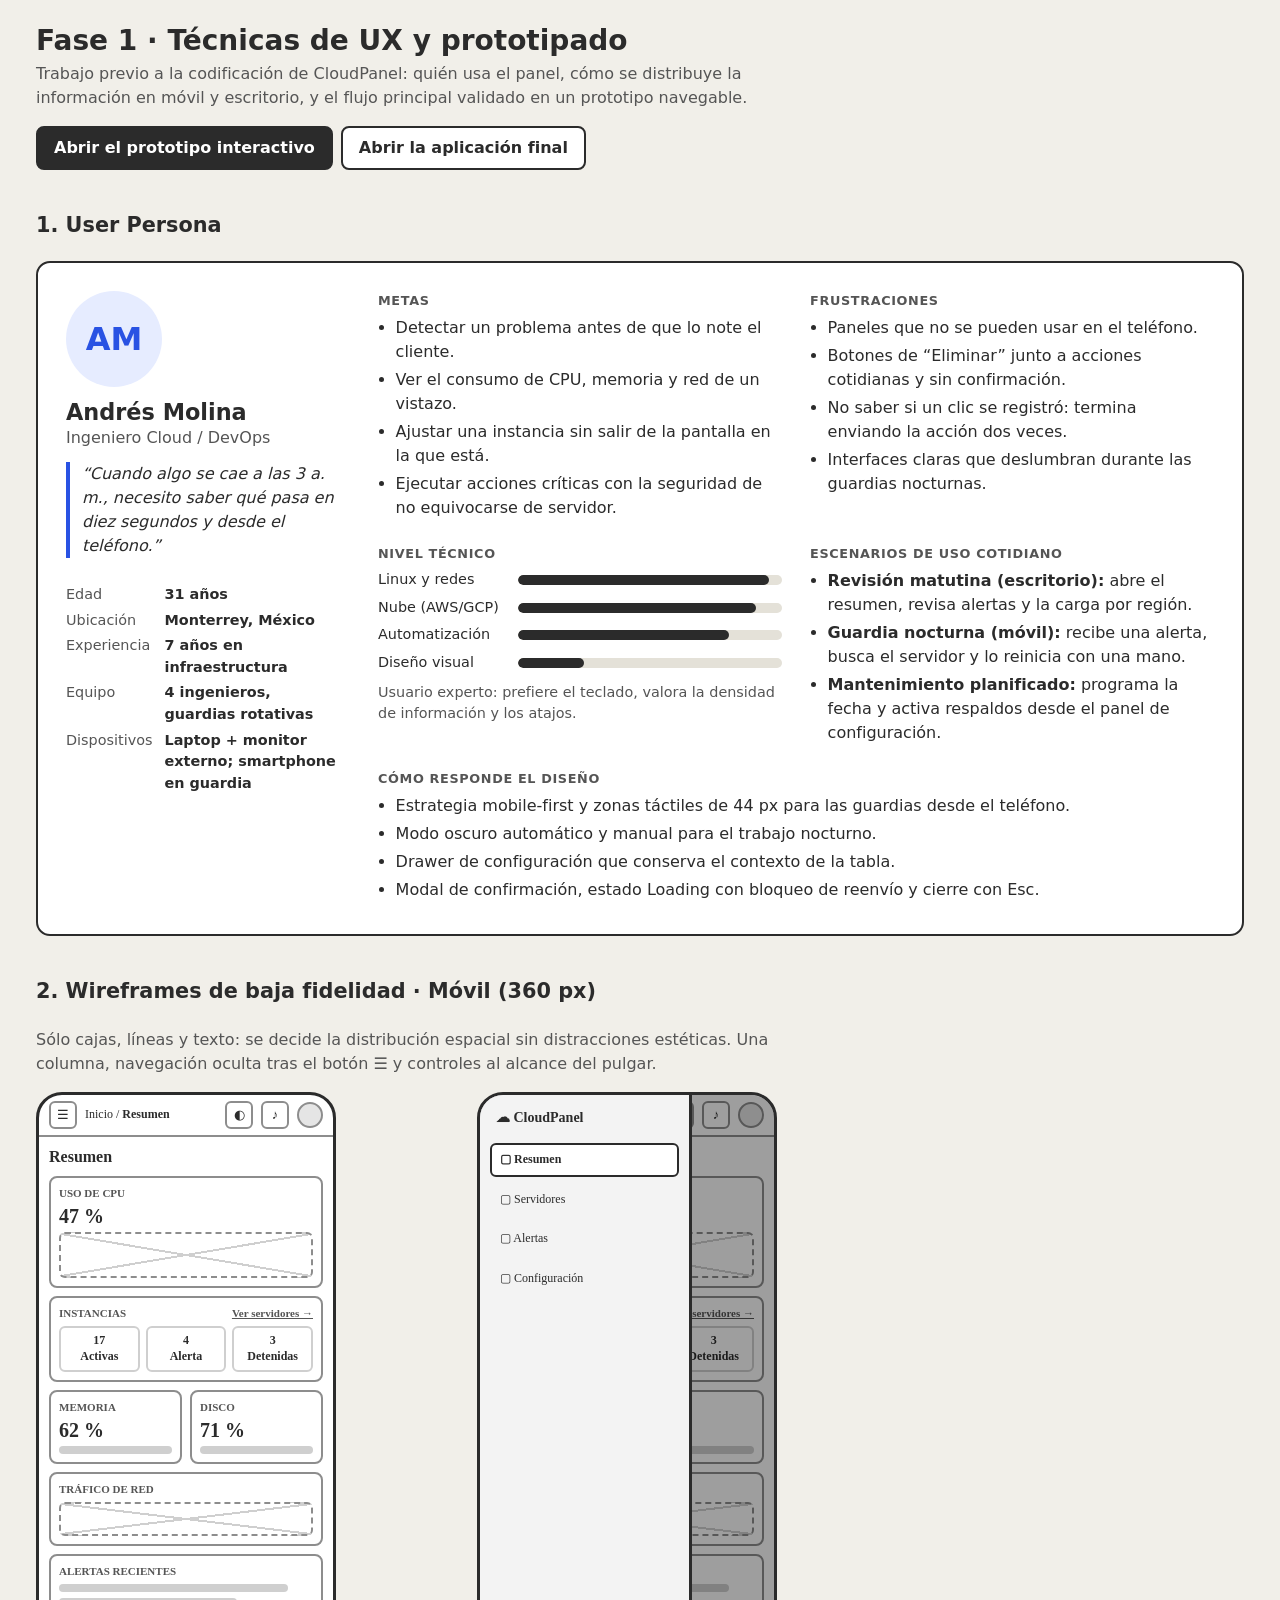
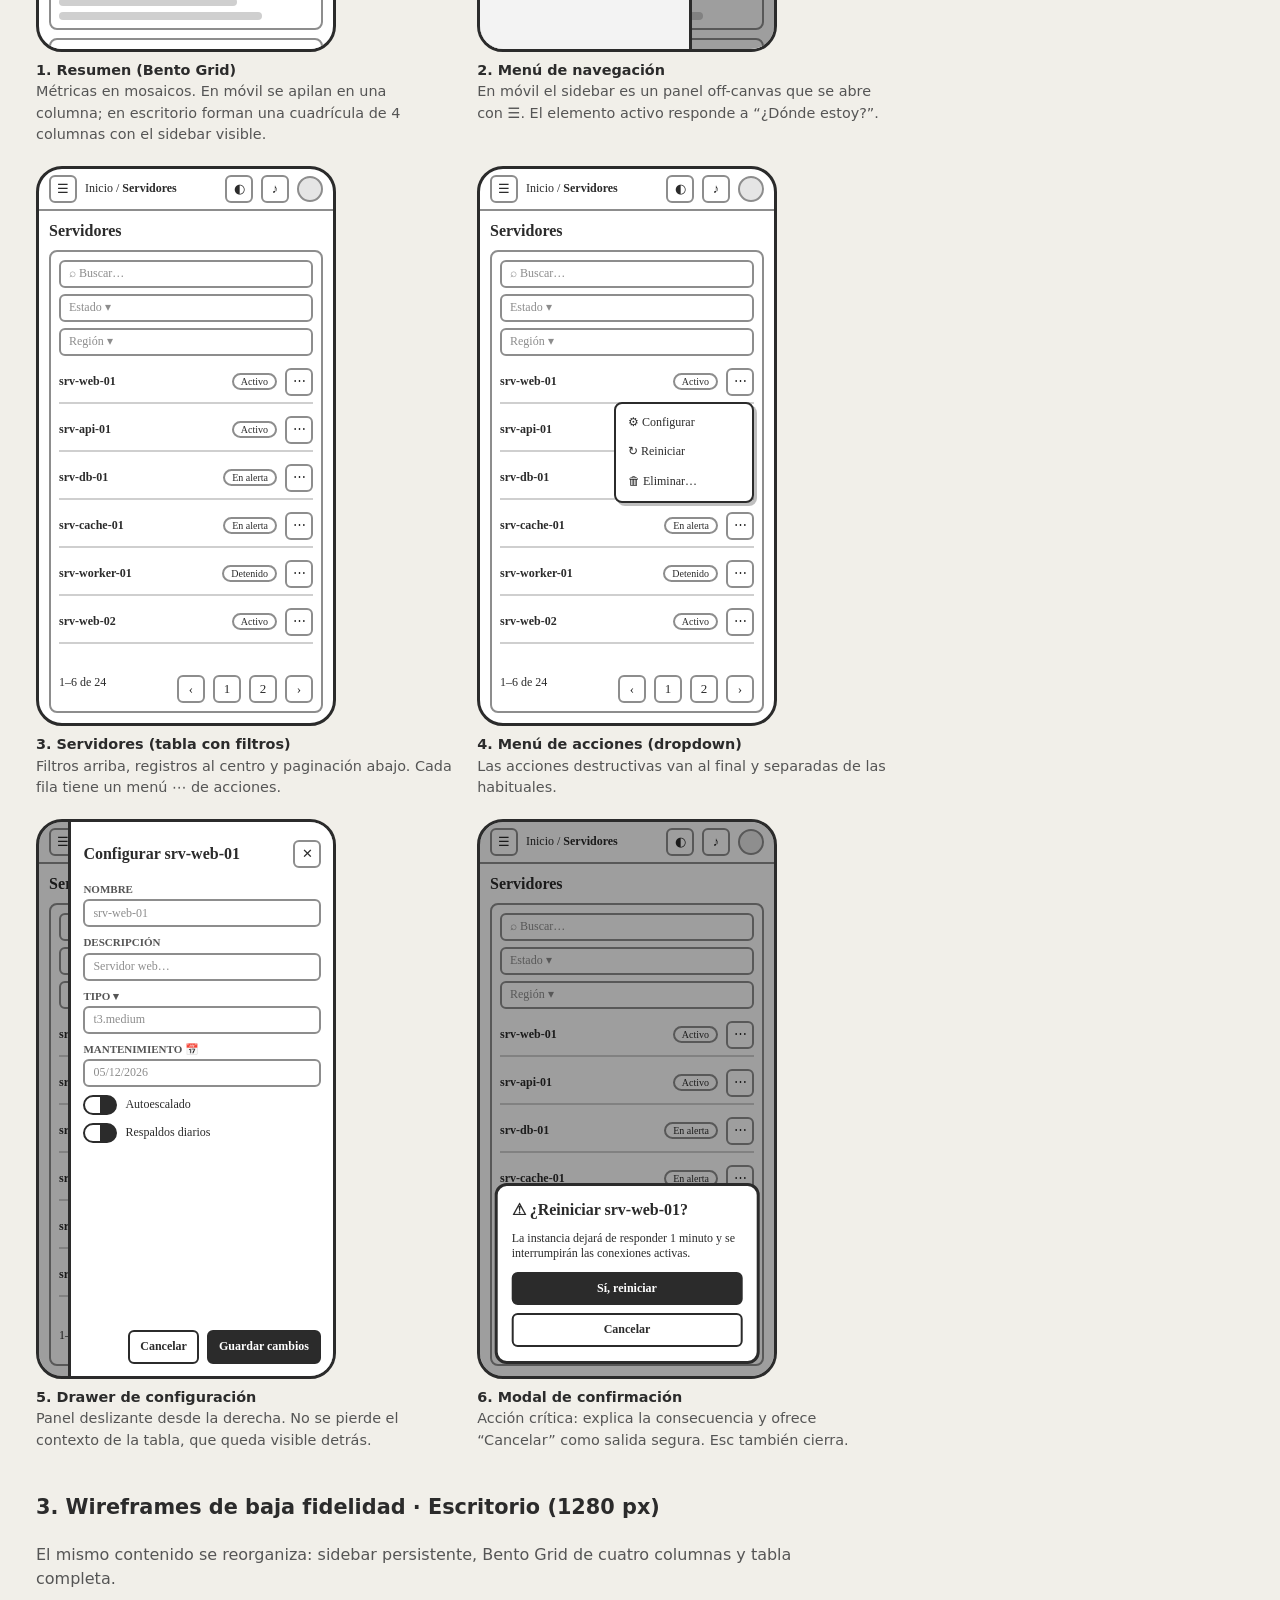
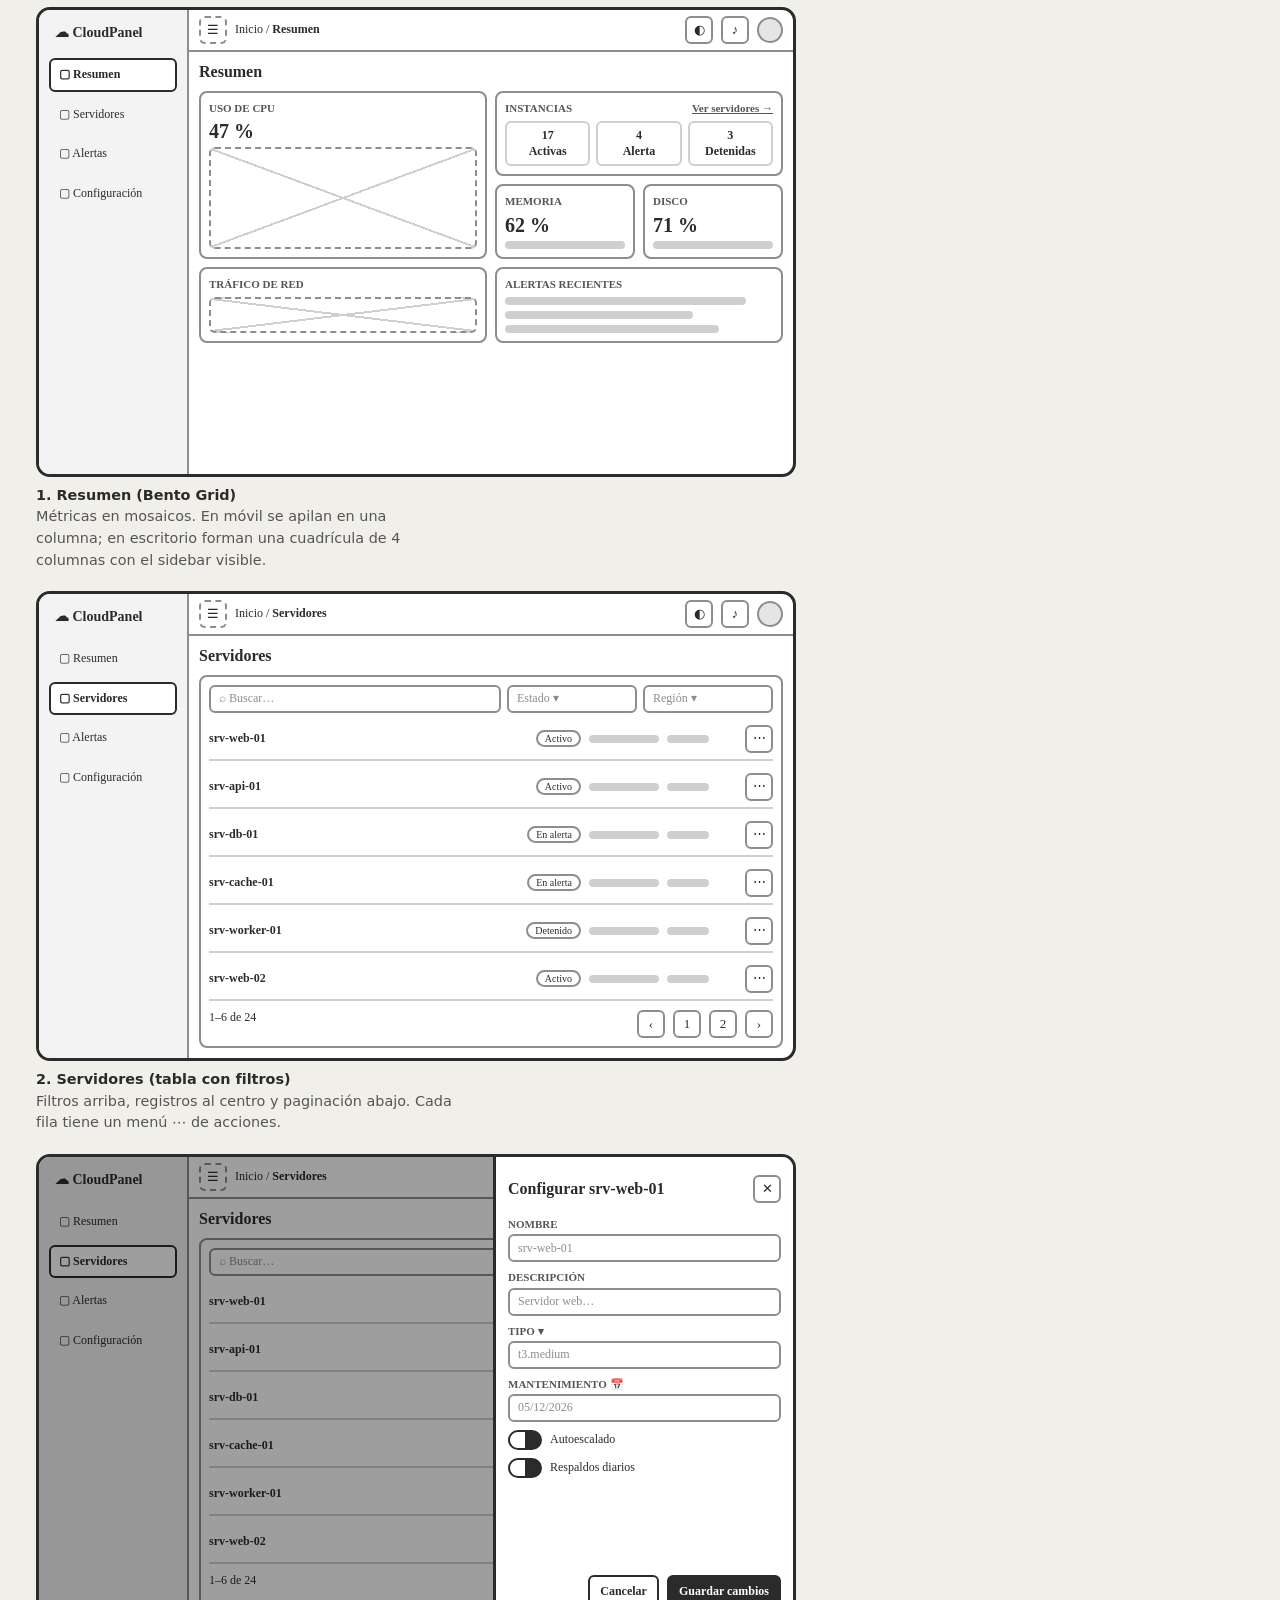
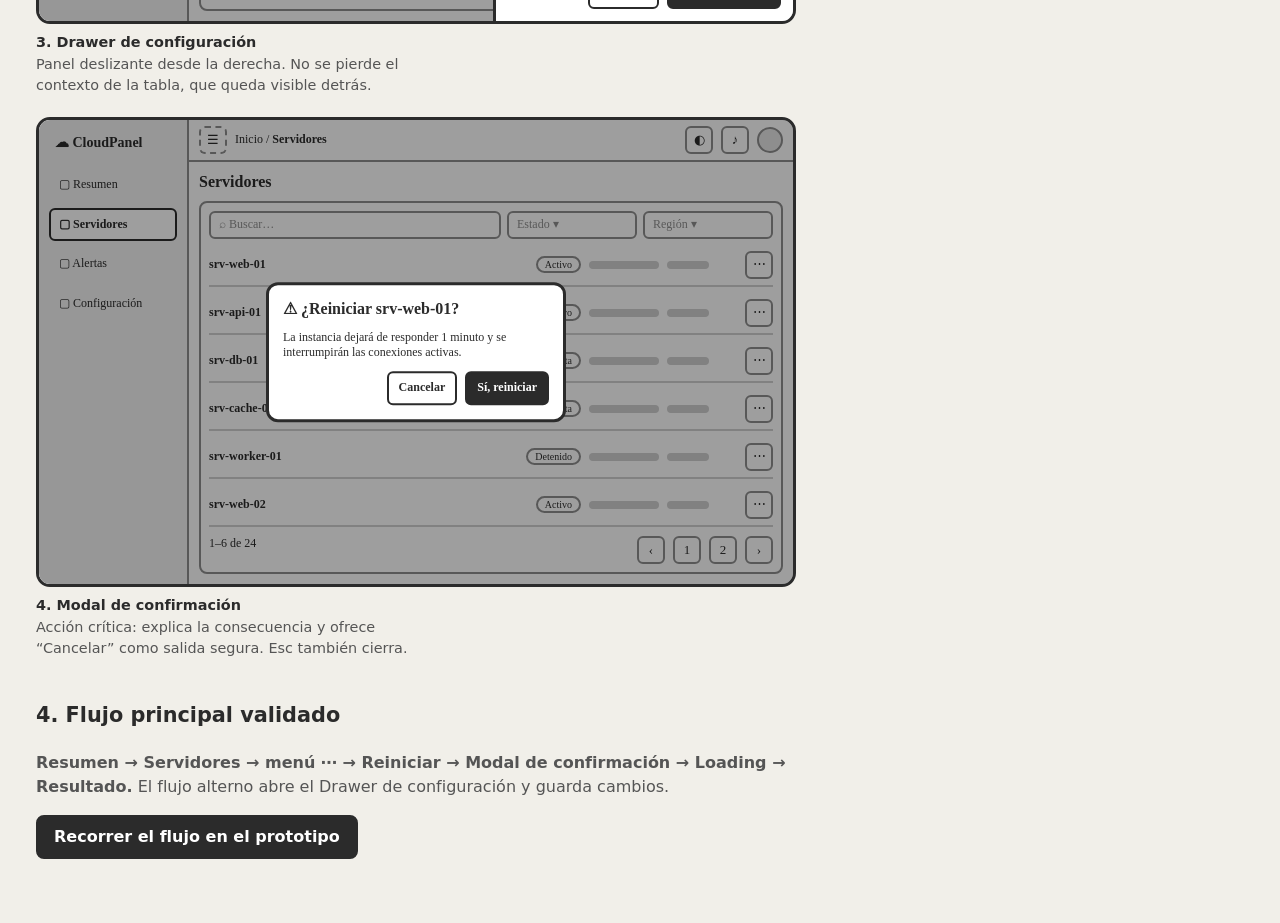
<file: prototipo/index.html>
<!DOCTYPE html>
<html lang="es">
<head>
  <meta charset="utf-8">
  <meta name="viewport" content="width=device-width, initial-scale=1">
  <title>UX: User Persona y wireframes · CloudPanel</title>
  <link rel="stylesheet" href="wire.css">
</head>
<body>
  <main class="pagina">
    <header>
      <h1>Fase 1 · Técnicas de UX y prototipado</h1>
      <p>Trabajo previo a la codificación de CloudPanel: quién usa el panel, cómo se distribuye
         la información en móvil y escritorio, y el flujo principal validado en un prototipo navegable.</p>
      <div class="fila" style="margin-top:16px">
        <a class="boton boton--pri" href="prototipo.html">Abrir el prototipo interactivo</a>
        <a class="boton" href="../index.html">Abrir la aplicación final</a>
      </div>
    </header>

    <!-- ================= USER PERSONA ================= -->
    <section class="seccion" aria-labelledby="t-persona">
      <h2 id="t-persona">1. User Persona</h2>
      <article class="persona">
        <div class="persona__perfil">
          <div class="persona__foto" aria-hidden="true">AM</div>
          <div>
            <p class="persona__nombre">Andrés Molina</p>
            <p class="persona__rol">Ingeniero Cloud / DevOps</p>
          </div>
          <p class="persona__cita">“Cuando algo se cae a las 3 a. m., necesito saber qué pasa en diez segundos y desde el teléfono.”</p>
          <dl class="persona__datos">
            <dt>Edad</dt><dd>31 años</dd>
            <dt>Ubicación</dt><dd>Monterrey, México</dd>
            <dt>Experiencia</dt><dd>7 años en infraestructura</dd>
            <dt>Equipo</dt><dd>4 ingenieros, guardias rotativas</dd>
            <dt>Dispositivos</dt><dd>Laptop + monitor externo; smartphone en guardia</dd>
          </dl>
        </div>

        <div class="persona__bloques">
          <div class="bloque">
            <h3>Metas</h3>
            <ul>
              <li>Detectar un problema antes de que lo note el cliente.</li>
              <li>Ver el consumo de CPU, memoria y red de un vistazo.</li>
              <li>Ajustar una instancia sin salir de la pantalla en la que está.</li>
              <li>Ejecutar acciones críticas con la seguridad de no equivocarse de servidor.</li>
            </ul>
          </div>
          <div class="bloque">
            <h3>Frustraciones</h3>
            <ul>
              <li>Paneles que no se pueden usar en el teléfono.</li>
              <li>Botones de “Eliminar” junto a acciones cotidianas y sin confirmación.</li>
              <li>No saber si un clic se registró: termina enviando la acción dos veces.</li>
              <li>Interfaces claras que deslumbran durante las guardias nocturnas.</li>
            </ul>
          </div>
          <div class="bloque">
            <h3>Nivel técnico</h3>
            <div class="nivel">
              <span>Linux y redes</span><div class="nivel__barra"><span style="width:95%"></span></div>
              <span>Nube (AWS/GCP)</span><div class="nivel__barra"><span style="width:90%"></span></div>
              <span>Automatización</span><div class="nivel__barra"><span style="width:80%"></span></div>
              <span>Diseño visual</span><div class="nivel__barra"><span style="width:25%"></span></div>
            </div>
            <p style="margin-top:8px;font-size:0.9rem;color:#555">Usuario experto: prefiere el teclado, valora la densidad de información y los atajos.</p>
          </div>
          <div class="bloque">
            <h3>Escenarios de uso cotidiano</h3>
            <ul>
              <li><strong>Revisión matutina (escritorio):</strong> abre el resumen, revisa alertas y la carga por región.</li>
              <li><strong>Guardia nocturna (móvil):</strong> recibe una alerta, busca el servidor y lo reinicia con una mano.</li>
              <li><strong>Mantenimiento planificado:</strong> programa la fecha y activa respaldos desde el panel de configuración.</li>
            </ul>
          </div>
          <div class="bloque" style="grid-column:1 / -1">
            <h3>Cómo responde el diseño</h3>
            <ul>
              <li>Estrategia mobile-first y zonas táctiles de 44 px para las guardias desde el teléfono.</li>
              <li>Modo oscuro automático y manual para el trabajo nocturno.</li>
              <li>Drawer de configuración que conserva el contexto de la tabla.</li>
              <li>Modal de confirmación, estado Loading con bloqueo de reenvío y cierre con Esc.</li>
            </ul>
          </div>
        </div>
      </article>
    </section>

    <!-- ================= WIREFRAMES ================= -->
    <section class="seccion" aria-labelledby="t-movil">
      <h2 id="t-movil">2. Wireframes de baja fidelidad · Móvil (360 px)</h2>
      <p>Sólo cajas, líneas y texto: se decide la distribución espacial sin distracciones estéticas.
         Una columna, navegación oculta tras el botón ☰ y controles al alcance del pulgar.</p>
      <div class="galeria" data-galeria="movil"></div>
    </section>

    <section class="seccion" aria-labelledby="t-escritorio">
      <h2 id="t-escritorio">3. Wireframes de baja fidelidad · Escritorio (1280 px)</h2>
      <p>El mismo contenido se reorganiza: sidebar persistente, Bento Grid de cuatro columnas y tabla completa.</p>
      <div class="galeria" data-galeria="escritorio"></div>
    </section>

    <section class="seccion" aria-labelledby="t-flujo">
      <h2 id="t-flujo">4. Flujo principal validado</h2>
      <p><strong>Resumen → Servidores → menú ⋯ → Reiniciar → Modal de confirmación → Loading → Resultado.</strong>
         El flujo alterno abre el Drawer de configuración y guarda cambios.</p>
      <div class="fila">
        <a class="boton boton--pri" href="prototipo.html">Recorrer el flujo en el prototipo</a>
      </div>
    </section>
  </main>

  <script src="wire.js"></script>
  <script>
    (function () {
      var LAMINAS = {
        movil: ['resumen', 'nav-resumen', 'servidores', 'menu', 'drawer', 'modal'],
        escritorio: ['resumen', 'servidores', 'drawer', 'modal']
      };
      Object.keys(LAMINAS).forEach(function (dispositivo) {
        var galeria = document.querySelector('[data-galeria="' + dispositivo + '"]');
        LAMINAS[dispositivo].forEach(function (id, i) {
          var p = Wire.pantallas[id];
          var figura = document.createElement('figure');
          figura.className = 'lamina';
          figura.innerHTML = '<div class="w-frame w-frame--' + dispositivo + '"></div>' +
            '<figcaption><strong>' + (i + 1) + '. ' + p.titulo + '</strong>' + p.nota + '</figcaption>';
          Wire.pintar(figura.firstChild, id);
          galeria.appendChild(figura);
        });
      });
    })();
  </script>
</body>
</html>
</file>
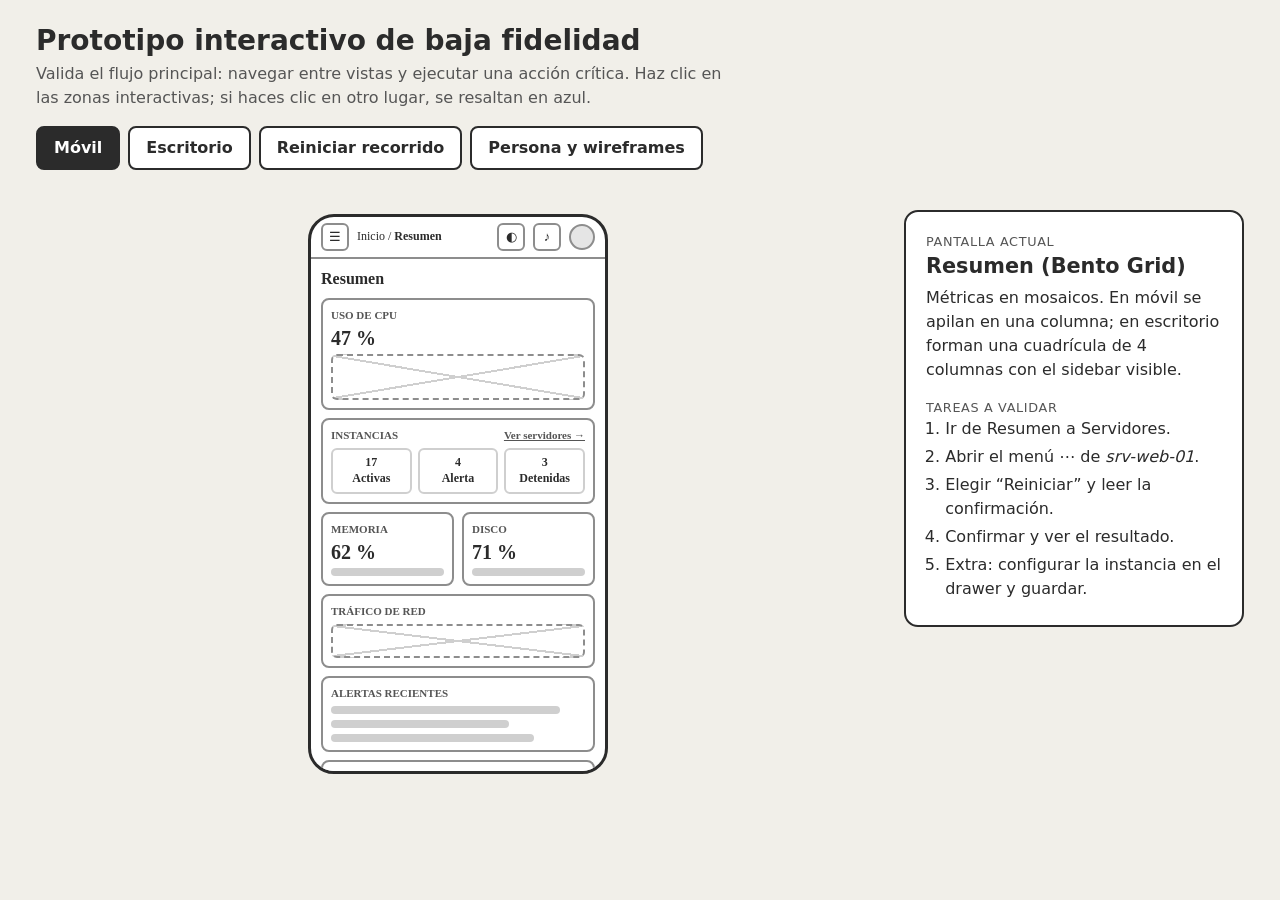
<file: prototipo/prototipo.html>
<!DOCTYPE html>
<html lang="es">
<head>
  <meta charset="utf-8">
  <meta name="viewport" content="width=device-width, initial-scale=1">
  <title>Prototipo interactivo · CloudPanel</title>
  <link rel="stylesheet" href="wire.css">
</head>
<body>
  <main class="pagina proto" id="proto">
    <header>
      <h1>Prototipo interactivo de baja fidelidad</h1>
      <p>Valida el flujo principal: navegar entre vistas y ejecutar una acción crítica.
         Haz clic en las zonas interactivas; si haces clic en otro lugar, se resaltan en azul.</p>
      <div class="fila" style="margin-top:16px">
        <button class="boton" type="button" data-dispositivo="movil" aria-pressed="true">Móvil</button>
        <button class="boton" type="button" data-dispositivo="escritorio" aria-pressed="false">Escritorio</button>
        <button class="boton" type="button" id="reiniciar">Reiniciar recorrido</button>
        <a class="boton" href="index.html">Persona y wireframes</a>
      </div>
    </header>

    <div class="proto__escenario">
      <div class="proto__marco">
        <div class="w-frame w-frame--movil" id="marco" aria-live="polite"></div>
      </div>

      <aside class="proto__panel" aria-label="Guía del recorrido">
        <div>
          <p class="proto__paso">Pantalla actual</p>
          <h2 id="titulo"></h2>
          <p id="nota"></p>
        </div>
        <div>
          <p class="proto__paso">Tareas a validar</p>
          <ol id="tareas">
            <li data-tarea="servidores">Ir de Resumen a Servidores.</li>
            <li data-tarea="menu">Abrir el menú ⋯ de <em>srv-web-01</em>.</li>
            <li data-tarea="modal">Elegir “Reiniciar” y leer la confirmación.</li>
            <li data-tarea="reiniciado">Confirmar y ver el resultado.</li>
            <li data-tarea="guardado">Extra: configurar la instancia en el drawer y guardar.</li>
          </ol>
        </div>
      </aside>
    </div>
  </main>

  <script src="wire.js"></script>
  <script>
    (function () {
      var proto = document.getElementById('proto');
      var marco = document.getElementById('marco');
      var espera = null;

      function mostrar(id) {
        var p = Wire.pantallas[id];
        if (!p) return;
        clearTimeout(espera);
        Wire.pintar(marco, id);
        document.getElementById('titulo').textContent = p.titulo;
        document.getElementById('nota').textContent = p.nota;

        // Las zonas interactivas también funcionan con teclado.
        marco.querySelectorAll('[data-ir]').forEach(function (el) {
          if (!el.classList.contains('w-scrim')) {
            el.tabIndex = 0;
            el.setAttribute('role', 'button');
          }
        });

        var tarea = document.querySelector('[data-tarea="' + id + '"]');
        if (tarea) tarea.classList.add('hecho');

        // Las pantallas de carga avanzan solas (4D: tiempo).
        if (p.siguiente) espera = setTimeout(function () { mostrar(p.siguiente); }, 1400);
      }

      marco.addEventListener('click', function (e) {
        var zona = e.target.closest('[data-ir]');
        if (zona) { mostrar(zona.dataset.ir); return; }
        // Clic fuera de una zona interactiva: se muestran las pistas.
        proto.classList.remove('pista');
        void proto.offsetWidth;
        proto.classList.add('pista');
      });

      marco.addEventListener('keydown', function (e) {
        if ((e.key === 'Enter' || e.key === ' ') && e.target.dataset.ir) {
          e.preventDefault();
          mostrar(e.target.dataset.ir);
        }
      });

      document.addEventListener('keydown', function (e) {
        // Esc cierra el drawer o el modal, igual que en la aplicación final.
        if (e.key === 'Escape' && marco.querySelector('.w-drawer, .w-modal .w-btn--pri')) mostrar('servidores');
      });

      document.querySelectorAll('[data-dispositivo]').forEach(function (boton) {
        boton.addEventListener('click', function () {
          document.querySelectorAll('[data-dispositivo]').forEach(function (b) {
            b.setAttribute('aria-pressed', String(b === boton));
          });
          marco.className = 'w-frame w-frame--' + boton.dataset.dispositivo;
        });
      });

      document.getElementById('reiniciar').addEventListener('click', function () {
        document.querySelectorAll('#tareas .hecho').forEach(function (li) { li.classList.remove('hecho'); });
        mostrar('resumen');
      });

      mostrar('resumen');
    })();
  </script>
</body>
</html>
</file>
<file: prototipo/wire.css>
/* wire.css — Estilos de los wireframes de baja fidelidad y de las páginas de UX.
   Sólo grises, cajas y líneas: se evalúa la distribución, no la estética. */

:root {
  --tinta: #2b2b2b;
  --gris: #8d8d8d;
  --gris-claro: #cfcfcf;
  --papel: #ffffff;
  --fondo: #f1efe9;
  --acento: #2952e3;
}

* { box-sizing: border-box; }

body {
  margin: 0;
  font-family: system-ui, -apple-system, "Segoe UI", Roboto, Arial, sans-serif;
  line-height: 1.5;
  color: var(--tinta);
  background: var(--fondo);
}

h1, h2, h3, p, ul { margin: 0; }
ul { padding-left: 1.1em; }
a { color: var(--acento); }
:focus-visible { outline: 3px solid var(--acento); outline-offset: 2px; }

.pagina {
  max-width: 1240px;
  margin: 0 auto;
  padding: 24px 16px 64px;
  display: flex;
  flex-direction: column;
  gap: 40px;
}

.pagina > header p { color: #555; max-width: 70ch; margin-top: 4px; }
.pagina h1 { font-size: 1.75rem; line-height: 1.2; }
.pagina h2 { font-size: 1.3rem; margin-bottom: 4px; }
.seccion { display: flex; flex-direction: column; gap: 16px; }
.seccion > p { color: #555; max-width: 75ch; }

.boton {
  display: inline-flex;
  align-items: center;
  justify-content: center;
  min-height: 44px;
  padding: 0 16px;
  border: 2px solid var(--tinta);
  border-radius: 8px;
  background: var(--papel);
  color: var(--tinta);
  font: inherit;
  font-weight: 650;
  text-decoration: none;
  cursor: pointer;
  transition: background-color 200ms, color 200ms;
}
.boton:hover { background: #e9e6dd; }
.boton--pri, .boton[aria-pressed="true"] { background: var(--tinta); color: #fff; }
.boton--pri:hover { background: #000; }
.fila { display: flex; flex-wrap: wrap; align-items: center; gap: 8px; }

/* ---------- Ficha de User Persona ---------- */
.persona {
  display: grid;
  grid-template-columns: minmax(0, 1fr);
  gap: 20px;
  padding: 20px;
  border: 2px solid var(--tinta);
  border-radius: 14px;
  background: var(--papel);
}
.persona__perfil { display: flex; flex-direction: column; gap: 12px; }
.persona__foto {
  width: 96px; height: 96px; border-radius: 50%;
  display: grid; place-items: center;
  background: #e6ecff; color: var(--acento);
  font-size: 2rem; font-weight: 700;
}
.persona__nombre { font-size: 1.4rem; font-weight: 700; line-height: 1.2; }
.persona__rol { color: #555; }
.persona__cita { padding-left: 12px; border-left: 4px solid var(--acento); font-style: italic; }
.persona__datos { display: grid; grid-template-columns: auto 1fr; gap: 4px 12px; font-size: 0.9rem; }
.persona__datos dt { color: #555; }
.persona__datos dd { margin: 0; font-weight: 600; }
.persona__bloques { display: grid; grid-template-columns: minmax(0, 1fr); gap: 16px; }
.bloque h3 { font-size: 0.8rem; letter-spacing: 0.05em; text-transform: uppercase; color: #555; margin-bottom: 6px; }
.bloque li { margin-bottom: 4px; }
.nivel { display: grid; grid-template-columns: 130px 1fr; align-items: center; gap: 6px 10px; font-size: 0.9rem; }
.nivel__barra { height: 10px; border-radius: 5px; background: #e4e1d8; overflow: hidden; }
.nivel__barra span { display: block; height: 100%; background: var(--tinta); border-radius: 5px; }

@media (min-width: 800px) {
  .persona { grid-template-columns: 280px minmax(0, 1fr); padding: 28px; gap: 32px; }
  .persona__bloques { grid-template-columns: repeat(2, minmax(0, 1fr)); gap: 20px 28px; }
}

/* ---------- Galería de wireframes ---------- */
.galeria { display: flex; flex-wrap: wrap; gap: 20px; align-items: flex-start; }
.lamina { display: flex; flex-direction: column; gap: 8px; max-width: 100%; }
.lamina figcaption { font-size: 0.9rem; color: #555; max-width: 46ch; }
.lamina figcaption strong { color: var(--tinta); display: block; }
.lamina { margin: 0; }

/* ---------- Marco del dispositivo ---------- */
.w-frame {
  position: relative;
  container-type: inline-size;
  max-width: 100%;
  border: 3px solid var(--tinta);
  border-radius: 14px;
  background: var(--papel);
  overflow: hidden;
  font-family: "Segoe Print", "Bradley Hand", "Comic Sans MS", cursive;
  font-size: 12px;
  line-height: 1.3;
  user-select: none;
}
.w-frame--movil { width: 300px; height: 560px; border-radius: 26px; }
.w-frame--escritorio { width: 760px; height: 470px; }

/* ---------- Piezas del wireframe (mobile-first) ---------- */
.w-app { position: relative; display: flex; height: 100%; color: var(--tinta); }
.w-side {
  display: none; flex-direction: column; gap: 6px;
  width: 150px; flex: none; padding: 10px;
  border-right: 2px solid var(--gris); background: #f3f3f3;
}
.w-side--over {
  display: flex; position: absolute; inset: 0 auto 0 0; width: 72%; z-index: 3;
  border-right: 3px solid var(--tinta);
}
.w-logo { font-weight: 700; font-size: 14px; padding: 4px 6px 10px; }
.w-nav { padding: 7px 8px; border-radius: 6px; border: 2px solid transparent; }
.w-nav.on { border-color: var(--tinta); background: #fff; font-weight: 700; }
.w-col { flex: 1; min-width: 0; display: flex; flex-direction: column; }
.w-head { display: flex; align-items: center; gap: 8px; height: 42px; flex: none; padding: 0 10px; border-bottom: 2px solid var(--gris); }
.w-ico { display: grid; place-items: center; width: 28px; height: 28px; border: 2px solid var(--gris); border-radius: 6px; font-size: 13px; }
.w-ava { width: 26px; height: 26px; border-radius: 50%; border: 2px solid var(--gris); background: #e5e5e5; }
.w-sp { flex: 1; }
.w-main { flex: 1; min-height: 0; padding: 10px; display: flex; flex-direction: column; gap: 8px; overflow: hidden; }
.w-h1 { font-size: 16px; font-weight: 700; }
.w-box { display: flex; flex-direction: column; gap: 6px; padding: 8px; border: 2px solid var(--gris); border-radius: 8px; background: #fff; min-width: 0; }
.w-title { font-weight: 700; font-size: 11px; color: #555; }
.w-num { font-size: 20px; font-weight: 700; line-height: 1; }
.w-line { height: 8px; border-radius: 4px; background: var(--gris-claro); }
.w-graf {
  flex: 1; min-height: 46px; border: 2px dashed var(--gris); border-radius: 6px;
  background:
    linear-gradient(to top right, transparent calc(50% - 1px), var(--gris-claro) calc(50% - 1px), var(--gris-claro) calc(50% + 1px), transparent calc(50% + 1px)),
    linear-gradient(to bottom right, transparent calc(50% - 1px), var(--gris-claro) calc(50% - 1px), var(--gris-claro) calc(50% + 1px), transparent calc(50% + 1px));
}
.w-bento { display: grid; grid-template-columns: 1fr 1fr; gap: 8px; }
.w-bento > .a-cpu, .w-bento > .a-est, .w-bento > .a-red, .w-bento > .a-ale, .w-bento > .a-reg { grid-column: 1 / -1; }
.w-stats { display: flex; gap: 6px; }
.w-stats > div { flex: 1; padding: 5px; border: 2px solid var(--gris-claro); border-radius: 6px; text-align: center; font-weight: 700; }
.w-link { text-decoration: underline; font-weight: 700; }
.w-filtros { display: flex; flex-direction: column; gap: 6px; }
.w-input { display: flex; align-items: center; height: 28px; padding: 0 8px; border: 2px solid var(--gris); border-radius: 6px; color: var(--gris); background: #fff; }
.w-row { position: relative; display: flex; align-items: center; gap: 8px; padding: 6px 0; border-bottom: 2px solid var(--gris-claro); }
.w-row > :first-child { flex: 1; min-width: 0; font-weight: 700; }
.w-opt { display: none; width: 70px; }
.w-badge { padding: 0 7px; border: 2px solid var(--gris); border-radius: 99px; font-size: 10px; white-space: nowrap; }
.w-btn { padding: 7px 10px; border: 2px solid var(--tinta); border-radius: 6px; background: #fff; font-weight: 700; text-align: center; white-space: nowrap; }
.w-btn--pri { background: var(--tinta); color: #fff; }
.w-btn--off { border-color: var(--gris-claro); color: var(--gris); border-style: dashed; }
.w-btns { display: flex; gap: 8px; justify-content: flex-end; }
.w-btns--col { flex-direction: column-reverse; }
.w-scrim { position: absolute; inset: 0; z-index: 2; background: rgba(0, 0, 0, 0.38); }
.w-menu { position: absolute; right: 0; top: 100%; z-index: 4; width: 140px; padding: 4px; border: 2px solid var(--tinta); border-radius: 8px; background: #fff; box-shadow: 3px 3px 0 rgba(0, 0, 0, 0.25); }
.w-menu > div { padding: 7px 8px; border-radius: 5px; font-weight: 400; }
.w-drawer { position: absolute; inset: 0 0 0 auto; z-index: 3; width: min(300px, 90%); display: flex; flex-direction: column; gap: 8px; padding: 12px; border-left: 3px solid var(--tinta); background: #fff; }
.w-modal { position: absolute; left: 50%; bottom: 12px; z-index: 3; width: min(300px, 90%); transform: translateX(-50%); display: flex; flex-direction: column; gap: 10px; padding: 14px; border: 3px solid var(--tinta); border-radius: 12px; background: #fff; }
.w-toast { position: absolute; left: 10px; right: 10px; bottom: 10px; z-index: 5; padding: 9px 12px; border-radius: 8px; background: var(--tinta); color: #fff; font-weight: 700; text-align: center; }
.w-switch { display: flex; align-items: center; gap: 8px; }
.w-switch::before { content: ""; width: 30px; height: 16px; border: 2px solid var(--tinta); border-radius: 99px; background: linear-gradient(to right, #fff 50%, var(--tinta) 50%); }
.w-campo { display: flex; flex-direction: column; gap: 3px; }

/* Escritorio: cambia la distribución según el ancho del marco (container query) */
@container (min-width: 600px) {
  .w-side { display: flex; }
  .w-side--over, .w-scrim--nav { display: none; }
  .w-head .w-ico:first-child { border-style: dashed; }
  .w-bento { grid-template-columns: repeat(4, 1fr); grid-template-rows: auto auto; }
  .w-bento > .a-cpu { grid-column: 1 / 3; grid-row: 1 / 3; }
  .w-bento > .a-est { grid-column: 3 / 5; }
  .w-bento > .a-red { grid-column: 1 / 3; }
  .w-bento > .a-ale { grid-column: 3 / 5; }
  .w-bento > .a-reg { display: none; }
  .w-filtros { flex-direction: row; }
  .w-filtros > :first-child { flex: 1; }
  .w-filtros > .w-input { min-width: 130px; }
  .w-opt { display: block; }
  .w-modal { bottom: auto; top: 50%; transform: translate(-50%, -50%); }
  .w-btns--col { flex-direction: row; }
  .w-toast { left: auto; width: 260px; }
}

/* ---------- Prototipo navegable ---------- */
.proto__escenario { display: grid; grid-template-columns: minmax(0, 1fr); gap: 24px; align-items: start; }
.proto__marco { display: flex; justify-content: center; overflow-x: auto; padding: 4px; }
.proto__panel { display: flex; flex-direction: column; gap: 16px; padding: 20px; border: 2px solid var(--tinta); border-radius: 14px; background: var(--papel); }
.proto__paso { font-size: 0.8rem; letter-spacing: 0.05em; text-transform: uppercase; color: #555; }
.proto__panel ol { margin: 0; padding-left: 1.2em; }
.proto__panel li { margin-bottom: 4px; }
.proto__panel li.hecho { color: #555; text-decoration: line-through; }
.proto [data-ir] { cursor: pointer; }
.proto [data-ir]:hover { box-shadow: 0 0 0 3px rgba(41, 82, 227, 0.45); }
.proto.pista [data-ir] { animation: pista 700ms ease-out; }
@keyframes pista {
  0% { box-shadow: 0 0 0 0 rgba(41, 82, 227, 0.9); background-color: rgba(41, 82, 227, 0.25); }
  100% { box-shadow: 0 0 0 10px rgba(41, 82, 227, 0); }
}
.w-frame--movil, .w-frame--escritorio { transition: width 300ms ease, height 300ms ease, border-radius 300ms ease; }

@media (min-width: 1000px) {
  .proto__escenario { grid-template-columns: minmax(0, 1fr) 340px; }
}

@media (prefers-reduced-motion: reduce) {
  * { animation-duration: 0.01ms !important; transition-duration: 0.01ms !important; }
}

/* ---------- Impresión / exportación a PDF ---------- */
@page { size: letter landscape; margin: 12mm; }

@media print {
  body { background: #fff; }
  .pagina { max-width: none; padding: 0; gap: 12px; }
  .pagina h1 { font-size: 1.35rem; }
  .pagina > header p { font-size: 0.85rem; max-width: none; }
  .seccion { gap: 10px; }
  .pagina > header .fila, .seccion > .fila { display: none; }
  .persona, .lamina, .bloque { break-inside: avoid; }
  .pagina h2 { break-after: avoid; }
  .seccion { break-before: page; }
  .seccion:first-of-type { break-before: auto; }
  .persona { grid-template-columns: 240px minmax(0, 1fr); padding: 14px 18px; gap: 20px; font-size: 0.8rem; line-height: 1.4; }
  .persona__foto { width: 72px; height: 72px; font-size: 1.5rem; }
  .persona__bloques { grid-template-columns: repeat(2, minmax(0, 1fr)); gap: 12px 24px; }
  .galeria { gap: 16px; }
  .w-frame--movil { zoom: 0.72; }
  .w-frame--escritorio { zoom: 0.6; }
  .lamina figcaption { font-size: 0.78rem; max-width: 216px; }
  [data-galeria="escritorio"] .lamina figcaption { max-width: 456px; }
  .w-frame, .w-scrim, .w-btn--pri, .w-toast, .persona__foto, .nivel__barra, .nivel__barra span {
    -webkit-print-color-adjust: exact; print-color-adjust: exact;
  }
}
</file>
